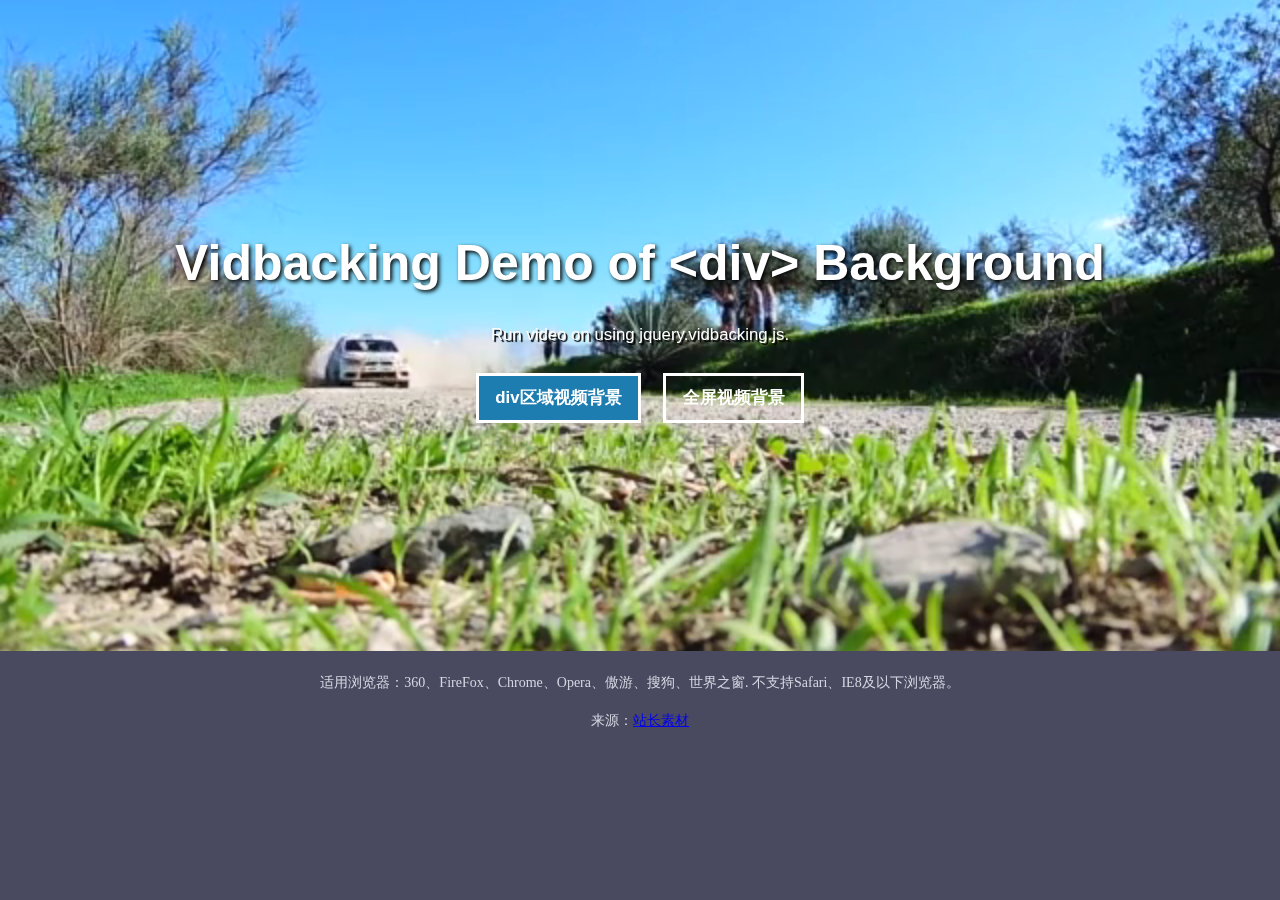
<file: 仓库/jiaoben5327/index.html>
<!DOCTYPE html>
<html lang="zh">
<head>
<meta charset="UTF-8">
<meta http-equiv="X-UA-Compatible" content="IE=edge,chrome=1"> 
<meta name="viewport" content="width=device-width, initial-scale=1.0">
<title>jQuery全屏背景视频播放特效 - 站长素材</title>

<link rel="stylesheet" type="text/css" href="css/normalize.css" />
<link rel="stylesheet" type="text/css" href="css/demo.css">
<link rel="stylesheet" href="dist/jquery.vidbacking.css" type="text/css">
<link rel="stylesheet" href="css/style1.css" type="text/css">

</head>
<body>

<div class="video-back">
	<video poster="assets/screenshot1.jpg" autoplay muted loop class="vidbacking">
		<source src="assets/Rallye.mp4" type="video/mp4">
	</video>
	<h1>Vidbacking Demo of &lt;div&gt; Background</h1>
	<p>Run video on using jquery.vidbacking.js. </p>
	<div class="htmleaf-demo center">
  <a href="index.html" class="current">div区域视频背景</a>
  <a href="index2.html">全屏视频背景</a>
</div>
	<div class="clearfix"></div>
</div>

<script src="js/jquery-1.11.0.min.js" type="text/javascript"></script>
<script src="dist/jquery.vidbacking.js" type="text/javascript"></script>
<script type="text/javascript">
	$(function(){
		$('.video-back').vidbacking();
	});
</script>

<div style="text-align:center;margin:20px 0; font:normal 14px/24px 'MicroSoft YaHei';">
<p>适用浏览器：360、FireFox、Chrome、Opera、傲游、搜狗、世界之窗. 不支持Safari、IE8及以下浏览器。</p>
<p>来源：<a href="http://sc.chinaz.com/" target="_blank">站长素材</a></p>
</div>
</body>
</html>
</file>
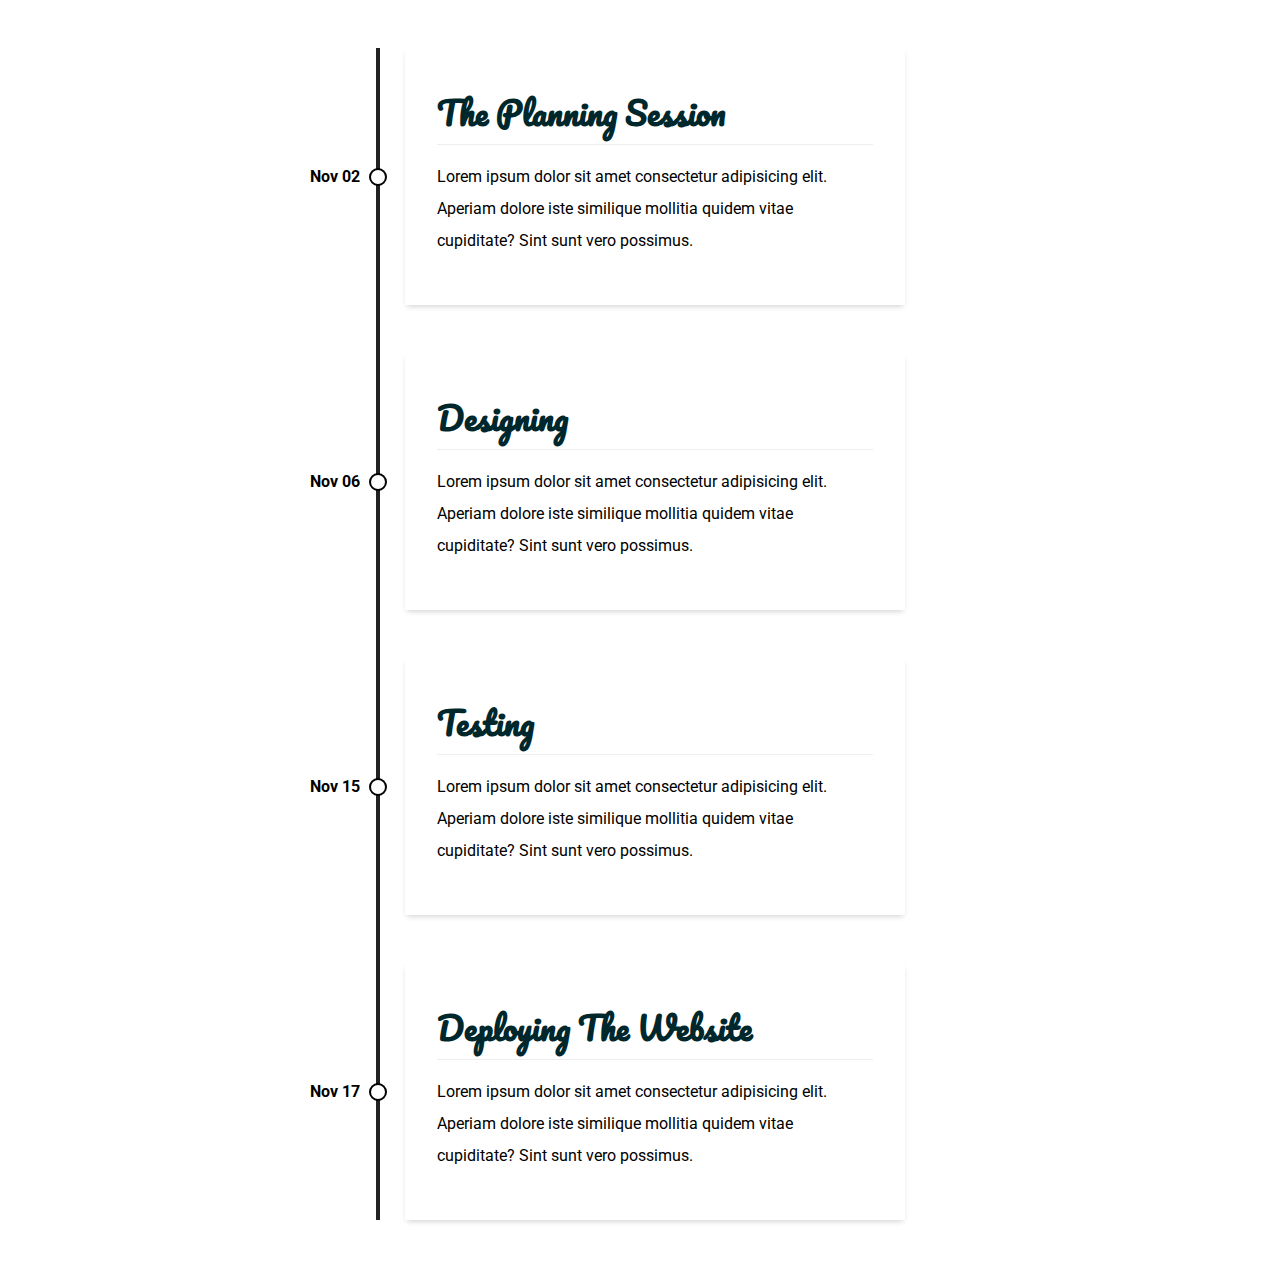
<file: 仓库/迭代/通用设计模版01/素材/历史/Vertical-Timeline-main/index.html>
<!DOCTYPE html>
<html lang="en">
  <head>
    <meta charset="UTF-8" />
    <meta name="viewport" content="width=device-width, initial-scale=1.0" />
    <title>Document</title>
    <link rel="preconnect" href="https://fonts.gstatic.com" />
    <link
      href="https://fonts.googleapis.com/css2?family=Pacifico&family=Roboto&display=swap"
      rel="stylesheet"
    />
    <link rel="stylesheet" href="style.css" />
  </head>
  <body>
    <div class="timeline-container">
      <div class="event">
        <div class="event-date">Nov 02</div>
        <h2>The Planning Session</h2>
        <div class="timeline-content">
          <p>
            Lorem ipsum dolor sit amet consectetur adipisicing elit. Aperiam
            dolore iste similique mollitia quidem vitae cupiditate? Sint sunt
            vero possimus.
          </p>
        </div>
      </div>

      <div class="event">
        <div class="event-date">Nov 06</div>
        <h2>Designing</h2>
        <div class="timeline-content">
          <p>
            Lorem ipsum dolor sit amet consectetur adipisicing elit. Aperiam
            dolore iste similique mollitia quidem vitae cupiditate? Sint sunt
            vero possimus.
          </p>
        </div>
      </div>

      <div class="event">
        <div class="event-date">Nov 15</div>
        <h2>Testing</h2>
        <div class="timeline-content">
          <p>
            Lorem ipsum dolor sit amet consectetur adipisicing elit. Aperiam
            dolore iste similique mollitia quidem vitae cupiditate? Sint sunt
            vero possimus.
          </p>
        </div>
      </div>

      <div class="event">
        <div class="event-date">Nov 17</div>
        <h2>Deploying The Website</h2>
        <div class="timeline-content">
          <p>
            Lorem ipsum dolor sit amet consectetur adipisicing elit. Aperiam
            dolore iste similique mollitia quidem vitae cupiditate? Sint sunt
            vero possimus.
          </p>
        </div>
      </div>
    </div>
  </body>
</html>
</file>
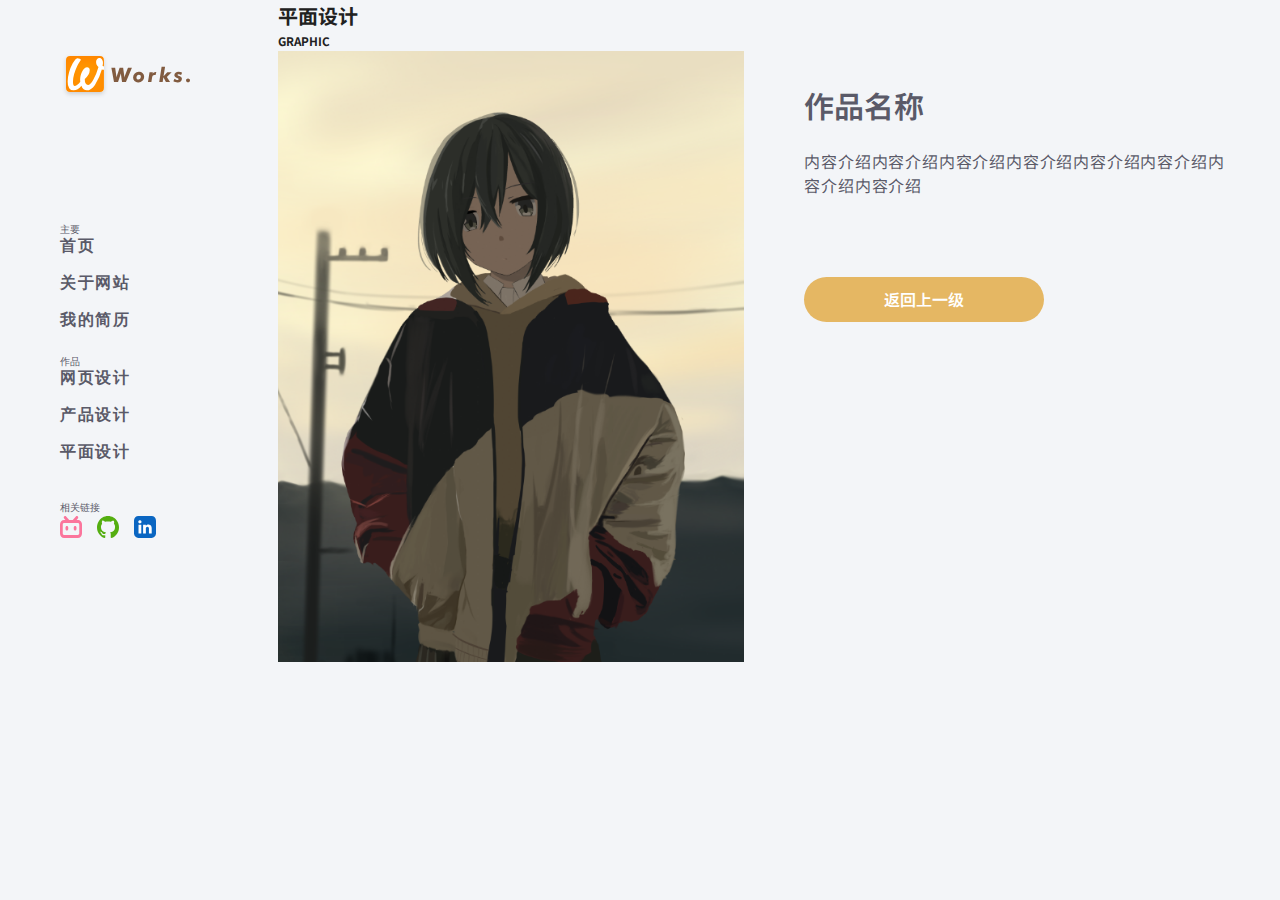
<file: graphic_details.html>
<!DOCTYPE html>
<html lang="en">
  <head>
    <meta charset="UTF-8" />
    <meta http-equiv="X-UA-Compatible" content="IE=edge" />
    <meta name="viewport" content="width=device-width, initial-scale=1.0" />
    <title>Document</title>
    <link rel="stylesheet" href="basic.css" />
    <link rel="stylesheet" href="about.css" />
  </head>
  <body>
    <div class="container">
      <div class="video-container">
     <!--   <video src="images/motionbg.mp4" autoplay muted loop></video> -->
      </div>
      <nav class="nav">
        <div class="nav__content">
          <h1 class="nav__logo">
            <img src="images/logo.svg" alt="" />
          </h1>
          <div class="nav__menu">
            <nav class="menu__item main">
              <div class="mark"><span>主要</span></div>
              <ul class="menu__itemList">
                <li>
                  <a href="index.html"><span>首页</span></a>
                </li>
                <li>
                  <a href="about.html"><span>关于网站</span></a>
                </li>
                <li>
                  <a href="resume.html"><span>我的简历</span></a>
                </li>
              </ul>
            </nav>
            <nav class="menu__item works">
              <div class="mark"><span>作品</span></div>
              <ul class="menu__itemList">
                <li>
                  <a href="website.html"><span>网页设计</span></a>
                </li>
                <li>
                  <a href="product.html"><span>产品设计</span></a>
                </li>
                <li>
                  <a href="graphic.html"><span>平面设计</span></a>
                </li>
              </ul>
            </nav>
            <nav class="menu__item share">
              <div class="mark"><span>相关链接</span></div>
              <ul class="menu__itemList">
                <li>
                  <a href=""><img src="images/bili.svg" alt="" /></a>
                </li>
                <li>
                  <a href=""><img src="images/git.svg" alt="" /></a>
                </li>
                <li>
                  <a href=""><img src="images/inlink.svg" alt="" /></a>
                </li>
              </ul>
            </nav>
          </div>
        </div>
      </nav>
      <main class="visual">
        <header class="visual__header">
          <h1>平面设计</h1>
          <h3>GRAPHIC</h3>
        </header>
        <div class="inner__graphic">
          <div class="visual"><img src="visual/IMG_2217.PNG" alt="" /></div>
          <div class="content">
            <div class="ttl__graphic">作品名称</div>
            <div class="brief">
              内容介绍内容介绍内容介绍内容介绍内容介绍内容介绍内容介绍内容介绍
            </div>
            <div class="prev__button"><a href="">返回上一级</a></div>
          </div>
        </div>
      </main>
    </div>
  </body>
</html>
</file>
<file: 仓库/jiaoben5327/css/style1.css>
.clearfix{display:block;clear:both;float:none;}
body{display:block;margin:0;padding:0;font-family:'Roboto', sans-serif;}

nav{display:block;background:#f2f2f2;padding:20px;}
nav h2{display:block;float:left;color:#2b2b2b;text-decoration:none;margin:0;padding:0;}
nav ul{display:block;float:right;list-style:none;margin:0;padding:0;margin-top:5px;}
nav ul li{display:block;float:left;margin-left:20px;}
nav ul li a{color:#5ba9e2;text-decoration:none;}
nav ul li a:hover{text-decoration:underline;}

.video-back{display:block;padding:200px 0px;text-align:center;}
.video-back h1{display:block;text-align:center;color:#fff;text-shadow:2px 2px 4px #000;font-size:50px;}
.video-back p{display:block;color:#fff;text-shadow:2px 2px 1px #000;margin:0px;padding:0px;margin-bottom:20px;}
.video-back img{width:150px;}

.main-heading{text-align: center;margin: 50px auto;font-size: 70px;}
.main-para{margin: 10px 100px;text-align: center; font-size: 20px;}
</file>
<file: 仓库/迭代/通用设计模版01/素材/历史/Vertical-Timeline-main/style.css>
.timeline-container {
  font-family: "Roboto", sans-serif;
  max-width: 500px;
  margin: 0 auto;
  border-left: 4px solid #222;
  padding-left: 25px;
}

.timeline-container h2 {
  font-family: "Pacifico", cursive;
  font-size: 32px;
  margin: 0;
  color: #00272b;
  border-bottom: 1px solid #eee;
}

.timeline-container .event {
  box-shadow: 0px 3px 6px -2px rgba(0, 0, 0, 0.2);
  padding: 32px;
  margin: 48px 0;
  line-height: 2;
  cursor: pointer;
  position: relative;
  transition: all 500ms;
}

.timeline-container .event::before {
  content: "";
  width: 14px;
  height: 14px;
  border: 2px solid #000;
  position: absolute;
  left: -36px;
  border-radius: 50%;
  top: 50%;
  transform: translateY(-50%);
  background: #fff;
  transition: all 500ms;
}

.timeline-container .event:hover {
  box-shadow: 1px 6px 16px -1px rgba(0, 0, 0, 0.1);
}

.timeline-container .event:hover::before {
  background: red;
}

.timeline-container .event .event-date {
  position: absolute;
  left: -95px;
  top: 50%;
  transform: translateY(-50%);
  font-weight: bold;
}

@media (max-width: 700px) {
  .timeline-container {
    max-width: 100%;
    margin-left: 8px;
  }

  .timeline-container .event .event-date {
    position: static;
    margin-bottom: -20px;
  }
}
</file>
<file: about.css>
.slide {
	margin-top: 20px;
	width: 100%;
	height: 600px;
	background-color: pink;
	background-image: url(images/IMG_7650.PNG);
}



.ttl::after {
	content: "";
	position: absolute;
	right: 0;
	bottom: -19px;
	left: 0;
	height: 9px;
}



.subttl:first-of-type::before {
	content: "";
	position: absolute;
	width: 15px;
	height: 15px;
	background: url(images/cubemark.svg);
	transform: scale(1.3);
	left: -23px;
	top: 40%;
}

.subttl.fixed:first-of-type::before {
	content: "";
	position: absolute;
	width: 15px;
	height: 15px;
	background: url(images/cubemark.svg);
	transform: scale(1.3);
	left: -23px;
	top: 58%;
}





/* .subttl:first-of-type::before{
	content: '';
	width: 10px;
	height: 10px;
	position: absolute;
	top: 0;
	left: 0;
	background: url(images/cubemark.svg);
} */



.design__tab {
	display: flex;
	font-size: 2rem;
}

.design__tab li {
	padding-right: 10px;
}

.design__tab li.current {
	font-size: 2.6rem;
}

@media only screen and (min-width: 751px) {
	.staff_list h3::after {
		content: "";
		display: block;
		position: absolute;
		width: 10px;
		height: 1px;
		background: #000;
		left: 108px;
		top: 9px;
	}
}

.tag {
	display: inline-block;
	font-size: 1.6rem;
	font-weight: 900;
	margin-bottom: 10px;
}

.tag__items {
	display: flex;
	flex-wrap: wrap;
	position: relative;
	width: 50%;
}

.content__color {
	position: relative;
}

.tag__items .item {
	display: flex;
	align-items: center;
	width: 50%;
	margin-bottom: 30px;
}

.cube {
	display: inline-block;
	width: 50px;
	height: 50px;
	margin-right: 30px;
}

.cube.red {
	background-color: red;
}

.text__sample.t1 {
	font-size: 2rem;
	padding-right: 20px;
}

.content__text {
	position: relative;
}



.content__text,
.content__color {
	margin-bottom: 30px;
	border-bottom: 1px solid rgb(231, 231, 231);
}



.subttl2 {
	position: relative;
	font-size: 2rem;
	color: #fff;
	margin: 2em 0 0.6em;
	font-weight: 900;
	margin-bottom: 1.1em;
	background-color: orange;
	padding: 0.2em 0.5em;
}






.website__items {
	display: flex;
	flex-wrap: wrap;
}

.website__items .ph {
	width: 100%;
	height: 300px;
}

.website__items .item {
	margin-right: 5.357142857142857%;
	margin-bottom: 50px;
	width: 47.32142857142857%;
	background-color: #fff;
	border-radius: 10px;
	box-shadow: 6px 7px 0px 0px rgba(0, 0, 0, 0.199);
	border: 1px solid #F7F7F9;
	overflow: hidden;
}

.website__items .item:nth-child(2n) {
	margin-right: 0;
}

.website__items .content {
	/* text-align: center; */
	padding: 0 30px;
}

.website__items .backButton {
	display: inline-block;
	margin-top: 10px;
	padding: 0.9em 5em;
	border-radius: 30px;
	background-color: #e5b763;
	font-size: 1.6rem;
	color: #fff;
	font-weight: 600;
	line-height: 1;
	margin-bottom: 30px;
}

.ttl_website {
	font-size: 2.2rem;
	padding: 30px 0 10px;
	color: #686868;
}


.brief {
	line-height: 1.5;
	letter-spacing: 0.05em;
}

.download {
	font-size: 1.6rem;
}

.prev__button a {
	display: inline-block;
	margin-top: 10px;
	padding: 0.9em 5em;
	border-radius: 30px;
	background-color: #e5b763;
	font-size: 1.6rem;
	color: #fff;
	font-weight: 600;
	line-height: 1;
}

.prev__button {
	margin-top: 30px;
	text-align: center;
}

.inner__graphic {
	display: flex;
}

.inner__graphic .visual__container {
	margin: 0;
	display: inline-block;
	width: 47%;
	height: 600px;
	background-color: blue;
}

.inner__graphic .content {
	margin-top: 30px;
	margin-left: 60px;
}

.ttl__graphic {
	font-size: 3rem;
	font-weight: 600;
}

.inner__graphic .brief {
	margin-top: 2rem;
	font-size: 1.6rem;
}

.inner__graphic .prev__button {
	margin-top: 70px;
	text-align: start;
}

.button__enter {
	position: relative;
	text-align: right;
	margin-bottom: 20px;
	font-size: 1.4rem;
	font-weight: 600;
}

.button__enter img {
	width: 20px;
	height: 20px;
	transform: translateY(5px);
}

.visual__header {
	position: relative;
	color: #212121;
}


.visual__header::before {
	left: 38%;
}

.visual__header::after {
	right: 38%;
	transform: scale(-1, 1);
}




.experience__inner .content {
	padding-left: 12px;
}

.website__items .ph {
	border-radius: 0;
}


.txt-doc__inner a {
	padding: 10px 60px;
	border-radius: 100px;
	background-color: rgb(255, 167, 4);
}

.txt-desc .product-adv {
	padding-top: 12px;
}

.subttl__inner {
	margin-bottom: 20px;
}

.txt-adv__inner ul {
	margin-left: 30px;
}


.blank {
	margin-bottom: 20px;
	font-size: 1.6rem;
}

.txt-adv__inner ul li {
	list-style: decimal;
}


.nav__resume ul {
	display: flex;
	-ms-flex-wrap: wrap;
	flex-wrap: wrap;
	letter-spacing: -.4em;
	-ms-flex-pack: center;
	justify-content: center;

}

.nav__resume li.active a {
	background-color: orange;
	color: #fff;
}

.nav__resume li a {
	display: inline-block;
	border-radius: 30px;
	padding: 0.9em 5em;
	margin: 0 2rem;
	/* width: 200px; */
	display: block;
	background: #fff;
	box-shadow: 0 0 10px 2px rgba(0, 0, 0, .1);
	text-align: center;
	letter-spacing: 0em;
	font-size: 1.6rem;
	color: #323237;
	line-height: 1;
	cursor: pointer;
	-webkit-font-feature-settings: "palt";
	font-feature-settings: "palt";
	font-family: Work Sans, sans-serif;
	font-weight: 600;

}




/* .product__txt span {
	color: orange;
} */
</file>
<file: 仓库/jiaoben5327/css/demo.css>
body, html { font-size: 100%; 	padding: 0; margin: 0;}

/* Reset */
*,
*:after,
*:before {
	-webkit-box-sizing: border-box;
	-moz-box-sizing: border-box;
	box-sizing: border-box;
}

/* Clearfix hack by Nicolas Gallagher: http://nicolasgallagher.com/micro-clearfix-hack/ */
.clearfix:before,
.clearfix:after {
	content: " ";
	display: table;
}

.clearfix:after {
	clear: both;
}

body{
	background: #494A5F;
	color: #D5D6E2;
	font-weight: 500;
	font-size: 1.05em;
	font-family: "Microsoft YaHei","Segoe UI", "Lucida Grande", Helvetica, Arial,sans-serif;
}
/*nav*/
.htmleaf-demo a{color: #fff;text-decoration: none;}
.htmleaf-demo{width: 100%;padding-bottom: 1.2em;}
.htmleaf-demo a{display: inline-block;margin: 0.5em;padding: 0.6em 1em;border: 3px solid #fff;font-weight: 700;}
.htmleaf-demo a:hover{opacity: 0.6;}
.htmleaf-demo a.current{background:#1d7db1;color: #fff; }
</file>
<file: basic.css>
@import url('https://fonts.googleapis.com/css2?family=Noto+Sans+SC:wght@300;400;500;900&display=swap');

:root {
	--swiper-theme-color: transparent !important;
}

* {
	margin: 0;
	padding: 0;
	box-sizing: border-box;
}

/* boder-box是指边框和内边距是包括在width内的 */

a {
	text-decoration: none;
	color: inherit;

}

canvas {
	position: absolute;
	left: 0;
	top: 0;
	z-index: 9999;
	pointer-events: none;
}

img {
	width: 100%;
}


ul,
li {
	list-style: none;
	line-height: 1;
}

html {
	font-size: 62.5%;
	background-color: #f3f5f8;
}

p {
	font-size: 1.4rem;
	font-weight: 500;
	letter-spacing: .08em;
}


body {
	line-height: 1.6;
	color: #5a5a68;
	word-wrap: break-word;
	-webkit-font-smoothing: antialiased;
	font-family: 'Noto Sans SC', 'Microsoft Yahei', '微软雅黑', Arial, sans-serif;
}

/* line-height控制主文本的行高，font-size控制文字的大小，word-wrap控制单词的换行 */

.container {
	display: flex;
	position: relative;
	padding: 0 40px;
}

/* 盒子是整个页面的宽度和高度 */
.video__inner {
	position: fixed;
	top: 0;
	left: 0;
	z-index: -1;

	width: 100%;
	height: 100%;
	overflow: hidden;
	background: url("images/index_bg.png") no-repeat center center/cover;
}

.video__inner video {
	position: absolute;
	top: 50%;
	left: 50%;
	min-width: 100%;
	min-height: 100%;
	transform: translate(-50%, -50%);
	object-fit: cover;
}

/* 更改背景颜色用 */
/* .video-container:after {
  content: "";
  z-index: 1;
  height: 100%;
  width: 100%;
  top: 0;
  left: 0;
  background: rgba(0, 0, 0, 0.3);
  position: absolute;
} */

.nav {
	position: relative;
	width: 290px;
	/* min-width: 290px; */
}

.nav__menu {
	font-family: "arial black";
}


.nav__content {
	padding: 0px 20px 0px 20px;
}

.nav__logo {
	width: 130px;
	margin-top: 52px;
	margin-bottom: 114px;
}

.menu__item.share {
	margin-top: 40px;
}

.share__title {
	font-size: 1.4rem;
	font-weight: 500;
	color: #FF8E00;
	margin-bottom: 8px;
}

.menu__item:not(:last-child) {
	margin-bottom: 26px;
}

.menu__itemList li:not(:last-child) {
	margin-bottom: 21px;
}

.share .menu__itemList {
	letter-spacing: -0.4em;
}

.share .menu__itemList li {
	display: inline-block;
	width: 22px;
	margin-bottom: 0;
}

.share .menu__itemList li:not(:last-child) {
	margin-right: 15px;
}

.menu__itemList li a span {
	font-size: 1.6rem;
	font-weight: 600;
	letter-spacing: 0.1em;
	color: inherit;
	transition: all .1s ease-out;
}

.menu__itemList li.active a span {
	color: #FF9D00;
}


.menu__itemList li a span:hover {
	color: #FF8E00;
}

/* nav导航栏结束  */


/* Visual框架的搭建 1200px端*/
.main__container {
	width: 1200px;
	min-width: 1200px;
	margin: 0 auto;
	margin-bottom: 100px;
	overflow: hidden;
}


.main__header h1 {
	font-size: 3.2rem;
	font-weight: 600;
	font-family: "arial black";
	color: #212121;
	margin-top: 48px;
	margin-bottom: 50px;
	text-align: center;
}

.main__header h1 span {
	position: relative;
	z-index: 1;
}

.main__header h1 span:before {
	position: absolute;
	content: '';
	width: 0%;
	height: 14px;
	border-radius: 20px;
	background-color: #FF9D00;
	bottom: 0;
	z-index: -1;
	transition: width .7s ease-out;

}

.main__header h1 span.active:before {
	width: 100%;
}


/* Product Page Start */

.swiper-pagination {
	position: static;
	width: 1200px;
}

.my-bullet {
	display: inline-block;
	position: relative;
	width: 120px;
	height: 80px;
	border-radius: 10%;
	margin: 0 6px;
	opacity: 1;
	background: transparent;
	background-repeat: no-repeat;
	background-size: 100% auto;
	background-position: center center;
	overflow: hidden;
	cursor: pointer;
	pointer-events: auto;
}


.my-bullet:nth-child(1) {
	background-image: url(images/smartphone.png);
	background-size: contain;
}

.my-bullet:nth-child(2) {
	background-image: url(images/xiaoai.png);
	background-size: contain;
}

.my-bullet:nth-child(3) {
	background-image: url(images/hotel.png);
	background-size: contain;
}

.my-bullet:nth-child(4) {
	background-image: url(images/piano.png);
	background-size: contain;
}



.slide__inner {
	display: flex;
	flex-wrap: wrap;
	margin-top: 30px;
	justify-content: space-evenly;
}

.product__img {
	width: 40.083333333333336%;
}


.product__txt {
	padding-top: 40px;
	width: 49.5%;
}

.txt-name {
	font-size: 6.2rem;
	font-weight: 400;
	letter-spacing: .1em;
	color: #212121;
}

.txt-desc p {
	font-size: 1.6rem;
	line-height: 2em;
	letter-spacing: 0.1em;
}

.txt-desc ul li {
	font-size: 1.6rem;
	line-height: 2em;
	letter-spacing: 0.1em;
	font-weight: 500;
}


.txt-movie__inner {
	position: relative;
	width: 300px;
	height: 200px;
	border-radius: 20px;
	background: #fff;
	line-height: 0;
	overflow: hidden;
	cursor: pointer;
}

.txt-movie__inner img {
	object-fit: cover;
	height: 100%;
}

.strong {
	color: orange;
}


/* .swiper-slide.swiper-slide-prev .product__img,
.swiper-slide.swiper-slide-next .product__img {
	transform: translateX(-100px);
	opacity: 0;
} */

.swiper-slide .product__img {
	transform: translateX(-100px);
	opacity: 0;
}

.swiper-slide.swiper-slide-active .product__img {
	transform: translateX(0px);
	opacity: 1;
}



/* .swiper-slide .product__img:not(.swiper-slide-active) {
	transform: translateX(-100px);
	opacity: 0;
} */

.product__img {
	transform: translateX(0px);
	transition: .5s transform ease, .3s opacity ease;
	opacity: 1;
}



.swiper-slide .product__txt {
	transform: translateX(100px);
	opacity: 0;
	transition: .5s transform ease, .3s opacity ease;
}

.swiper-slide.swiper-slide-active .product__txt {
	transform: translateX(0px);
	opacity: 1;
}


.product__txt {
	transform: translateX(0px);
	transition: .5s transform ease, .3s opacity ease;
	opacity: 1;
}

.pdf,
.demo {
	font-size: 1.6rem;
	line-height: 2em;
	letter-spacing: 0.1em;
	font-weight: 500;
	color: #323237;

}


.l-pdf {
	margin-top: 10px;
	display: flex;
}

.txt__pdf {
	padding-right: 180px;
}

.pdf i img {
	width: 16px;
}


.demo i img {
	width: 20px;
	margin-bottom: -3px;
}

.txt-subtitle {
	font-weight: 500;
	font-size: 1.4rem;
	color: rgb(131, 131, 131);
	padding-top: 10px;
}

.blank {
	margin-bottom: 10px;
}

/* Product Page End */

/* Graphic Page Start */


.graphic__desc {
	font-size: 4rem;
	font-weight: 400;
	letter-spacing: 0.1em;
	text-align: center;
	color: #212121;
}

.orange {
	color: orange;
}

.position {
	width: 1000px;
	height: 1400px;
	border-radius: 12px;
	position: relative;
	margin: 0 auto;
	margin-top: 50px;
}


.work {
	position: relative;
	border-radius: 12px;
	overflow: hidden;
	background-size: cover;
}

.work.one {
	position: absolute;
	top: 0;
	left: 0;
	width: 475px;
	height: 660px;
	background-image: url(visual/visual01.jpg);
	background-size: contain;
}

.work.three {
	position: absolute;
	top: 720px;
	left: 0;
	width: 475px;
	height: 660px;
	background: url(visual/visual03.jpg);
	background-size: cover;
}

.work.two {
	position: absolute;
	top: 0;
	right: 0;
	width: 475px;
	height: 660px;
	background: url(visual/visual02.jpg);
	background-size: cover;
}

/* .work.four {
	position: absolute;
	top: 730px;
	right: 0;
	width: 475px;
	height: 400px;
	background: url(visual/IMG_2217.PNG);
} */

.work .desc {
	position: absolute;
	z-index: 1;
	left: 0px;
	bottom: 0;
	width: 100%;
	height: 80px;
	padding-left: 20px;
	font-size: 2.2rem;
	font-weight: 600;
	letter-spacing: 0.1em;
	color: transparent;
	overflow: hidden;
}

.work:hover .desc {
	color: rgba(255, 255, 255, 1);
	transition: .15s all ease;
	background: linear-gradient(rgba(255, 255, 255, 0) 0%, rgba(0, 0, 0, 0.31) 43.66%, rgba(0, 0, 0, 0.3) 100%);
}

.work .desc span {
	position: absolute;
	z-index: 2;
	bottom: 5px;
}

/* Graphic Page End */

/* Resume Page Start */

.resume__inner {
	position: relative;
	padding: 0px 70px;
	height: 100%;
}

.resume__name {
	font-size: 4rem;
	font-weight: 500;
	color: #454545;
	padding-top: 40px;
}

.resume__email {
	position: relative;
	display: block;
	z-index: 1;
	font-size: 24px;
	font-weight: 300;
	color: #81899c;
}

.resume__slogan {
	font-size: 5rem;
	font-weight: 300;
	margin-top: 40px;
	margin-bottom: 80px;
	line-height: 65px;
}

.profile__inner {
	display: flex;
	flex-wrap: wrap;
	padding-left: 9px;
	padding-top: 10px;
}

.profile__inner dl {
	width: 48%;
	margin: 0 0 25px;
	padding: 0px 0px 10px 16px;
}

.profile__inner dl dt {
	position: relative;
	font-size: 1.4rem;
	font-weight: 500;
	letter-spacing: .14em;
	color: #979a9e;
}

.profile__inner dd {
	position: relative;
	width: 70%;
	font-size: 2.2rem;
	letter-spacing: 0.1em;
	font-weight: 500;
}


.profile__skills {
	display: flex;
	flex-wrap: wrap;
	margin-top: 16px;
	margin-bottom: 70px;
}

.skills__item:not(:nth-child(2n)) {
	margin-right: 20px;
}

.skills__item {
	width: 49%;
	height: auto;
	display: flex;
	align-items: center;
	margin-bottom: 30px;
	border: 1px solid #d2d4dc;
	border-radius: 16px;
	padding: 15px 30px;
	background-color: rgb(246, 245, 248);
}

.skills__visual {
	width: 80px;
	height: auto;
	line-height: 0;
}

.skills__desc {
	display: flex;
	flex-direction: column;
	font-size: 2rem;
	padding-left: 30px;
	justify-content: center;
}

.skills__desc .ability__content {
	padding: 0;
	font-size: 1.6rem;
}

.skills__desc h3 {
	display: inline-block;
	position: relative;
	font-family: arial;
	font-weight: 600;
}


.experience__content {
	display: flex;
	padding-bottom: 30px;
	margin-bottom: 70px;
	border-bottom: 1px solid rgb(231, 231, 231);
}

.experience__inner {
	margin: 0 0 0 32px;
}


.semester__date {
	font-size: 2em;
	border-radius: 10px;
	font-weight: 600;
	letter-spacing: 0.05em;
	background-color: #F5B374;
	color: whitesmoke;
	margin-bottom: 1em;
	padding: 6px 12px;

}

.course {
	margin: 1.75em 0 0.6em;
	font-weight: 500;
	font-size: 1.4rem;
	color: #979a9e;
	letter-spacing: .14em;
}

.course__lists li {
	font-size: 2.2rem;
	line-height: 1.4;
	margin: 0 0 1em;
	font-family: Lato, YakuHanJPs, "Noto Sans JP", "ヒラギノ角ゴ ProN W3", Meiryo,
		sans-serif;
	font-weight: 900;
}

.exp__intro:last-child {
	padding-bottom: 0px;
}

.content p {
	color: #1f1f1f;
}

.experience__ph .ph {
	margin: 0;
}

.ph__intro {
	margin-bottom: 25px;
}

.subttl {
	padding: 2em 0 0.6em;
	font-size: 2.2rem;
	font-weight: 600;
	padding-bottom: 15px;
	position: relative;
	margin-left: 2.5rem;
	font-family: "arial black";
	color: #323237;
	;
}


.content p {
	font-size: 1.6rem;
	padding-bottom: 30px;
	line-height: 2em;
	letter-spacing: 0.1em;
}

.ph {
	width: 380px;
	height: 250px;
	overflow: hidden;
	box-shadow: 0px 0px 4px 2px #eaeaea;
	border-radius: 10px;
}


.ph img {
	width: 100%;
	height: 100%;
	object-fit: cover;
}


.exp__content h2 {
	font-size: 2.2rem;
	font-weight: 600;
	font-family: 'Hiragino Kaku Gothic ProN';
}

h2.subttl::before {
	content: "";
	position: absolute;
	width: 15px;
	height: 15px;
	background: url(images/cubemark.svg);
	transform: scale(1.3);
	left: -25px;
	top: 58%;
}


.ph__intro {
	padding-top: 6px;
	text-align: center;
	font-size: 1.2rem;
	font-weight: 500;
}

.backButton {
	position: relative;
	left: 50%;
	transform: translateX(-50%);
	text-align: center;
}

.backButton {
	display: inline-block;
	padding: 0.9em 5em;
	border-radius: 30px;
	background-color: orange;
	font-size: 1.6rem;
	color: #fff;
	font-weight: 500;
	line-height: 1;
	font-family: "arial black";
	margin: 30px 0 60px;
}


/* Resume End */

/* About start */

.about__inner {
	padding: 0px 70px;
	height: 100%;
	position: relative;
}


.about__lists {
	margin-right: 50px;
}

.about__item .ph img {
	object-fit: cover;
}


.about__item {
	padding-top: 0px;
	padding-bottom: 120px;
}

.about__item.three {
	padding-bottom: 70px;
}








.position#one .ph#one {
	position: absolute;
	top: 10%;
	left: 0%;
	width: 500px;
	height: 320px;
}

.position#one .ph#two {
	position: absolute;
	top: -13%;
	left: 48%;
	width: 550px;
	height: 350px;
}

.position#one .ph#three {
	position: absolute;
	top: 45%;
	left: 46%;
	width: 350px;
	height: 200px;
}

.position#two .content {
	position: absolute;
	top: -7%;
	left: 43%;
	width: 600px;
	height: 320px;
}

.position#two .ph#one {
	position: absolute;
	top: 30%;
	right: 3%;
	width: 600px;
	height: 370px;
}

.position#two .ph#two {
	position: absolute;
	top: 6%;
	left: 0%;
	width: 440px;
	height: 230px;
}

.position#two .ph#three {
	position: absolute;
	top: 58%;
	left: 3%;
	width: 470px;
	height: 300px;
}

.position#three .ph#one {
	position: absolute;
	top: 25%;
	right: 50%;
	transform: translateX(50%);
	width: 850px;
	height: 500px;
}

.position#three .ph#two {
	position: absolute;
	top: 52%;
	right: 13%;
	transform: translateX(50%);
	width: 300px;
	height: 200px;
}

.position#three .ph#three {
	position: absolute;
	top: 37%;
	left: -17%;
	transform: translateX(50%);
	width: 300px;
	height: 200px;
}

.position#three .content {

	position: absolute;
	text-align: center;
	top: 0%;
	left: 50%;
	transform: translateX(-50%);
	width: 600px;
	height: 320px;
}

.position#one {
	margin-top: 100px;
}

.position#three {
	height: 750px;
	margin-top: 70px;
}



.about__item {
	position: relative;
}

.about__item h2 {
	padding-top: 70px;
	font-size: 10rem;
	font-weight: 500;
	padding-bottom: 30px;
	letter-spacing: 0.1em;
	position: absolute;
	right: 0;
	top: 25%;
	color: orange;
	font-weight: 900;
}

.about__item .ph {
	width: 800px;
	height: 430px;
}

.about__item h3 {
	color: #4d2e18;
	font-size: 2.2rem;
	font-weight: 600;
	line-height: 1.6;
	letter-spacing: 0.15em;
	font-size: 3rem;
	line-height: 1.5;
	width: 325px;
}

.about__item p {
	width: calc(100% - 325px);
	font-size: 1.6rem;
	line-height: 2;
}

.about__item .inner {
	display: flex;
	position: relative;
	display: -webkit-box;
	display: -ms-flexbox;
	display: flex;
	-webkit-box-align: center;
	-ms-flex-align: center;
	align-items: center;
	width: 100%;
	/* 	max-width: 1080px; */
	/* margin: 0 auto; */
	margin-top: 50px;
}

.about__item#two .ph {
	width: 663px;
	/* margin-left: calc(100% - 700px); */

}

.about__item#two h2 {
	padding-top: 70px;
	font-size: 8rem;
	font-weight: 500;
	padding-bottom: 30px;
	letter-spacing: 0.1em;
	position: absolute;
	right: 25%;
	top: -25%;
	color: orange;
	font-weight: 900;
}

.about__item#two .inner_a {
	width: 40%;
	padding-right: 50px;
}

.inner_a h3 {
	margin-bottom: 30px;
}


.about__item#two p {
	width: 100%;
}

.about__item#two {
	display: flex;
	flex-wrap: wrap;
}

.about__item.two .ph {
	margin-left: calc(100% - 800px);
}

.about__item.two h2 {
	left: 0;
}

.about__item.two h3 {
	width: 325px;
	text-align: right;
}

.about__item.two p {
	width: calc(100%-325px);
}

/* .intro__list {
	margin-top: 120px;
} */

.about__item.three h2 {
	top: 43%;
	left: 52%;
	transform: translateX(-50%);
	width: 580px;
}

.about__item.three .ph {
	margin: 0 auto;
	width: 100%;
}

.about__item.three p {
	text-align: center;
	width: 100%;
	padding-top: 20px;
}

@keyframes opacity {
	from {
		opacity: 1;
	}

	to {
		opacity: 0;
	}
}

.index__button img {
	animation: opacity 1s ease-in alternate infinite;
}


.about__item .inner p {
	color: #1f1f1f;
}
</file>
